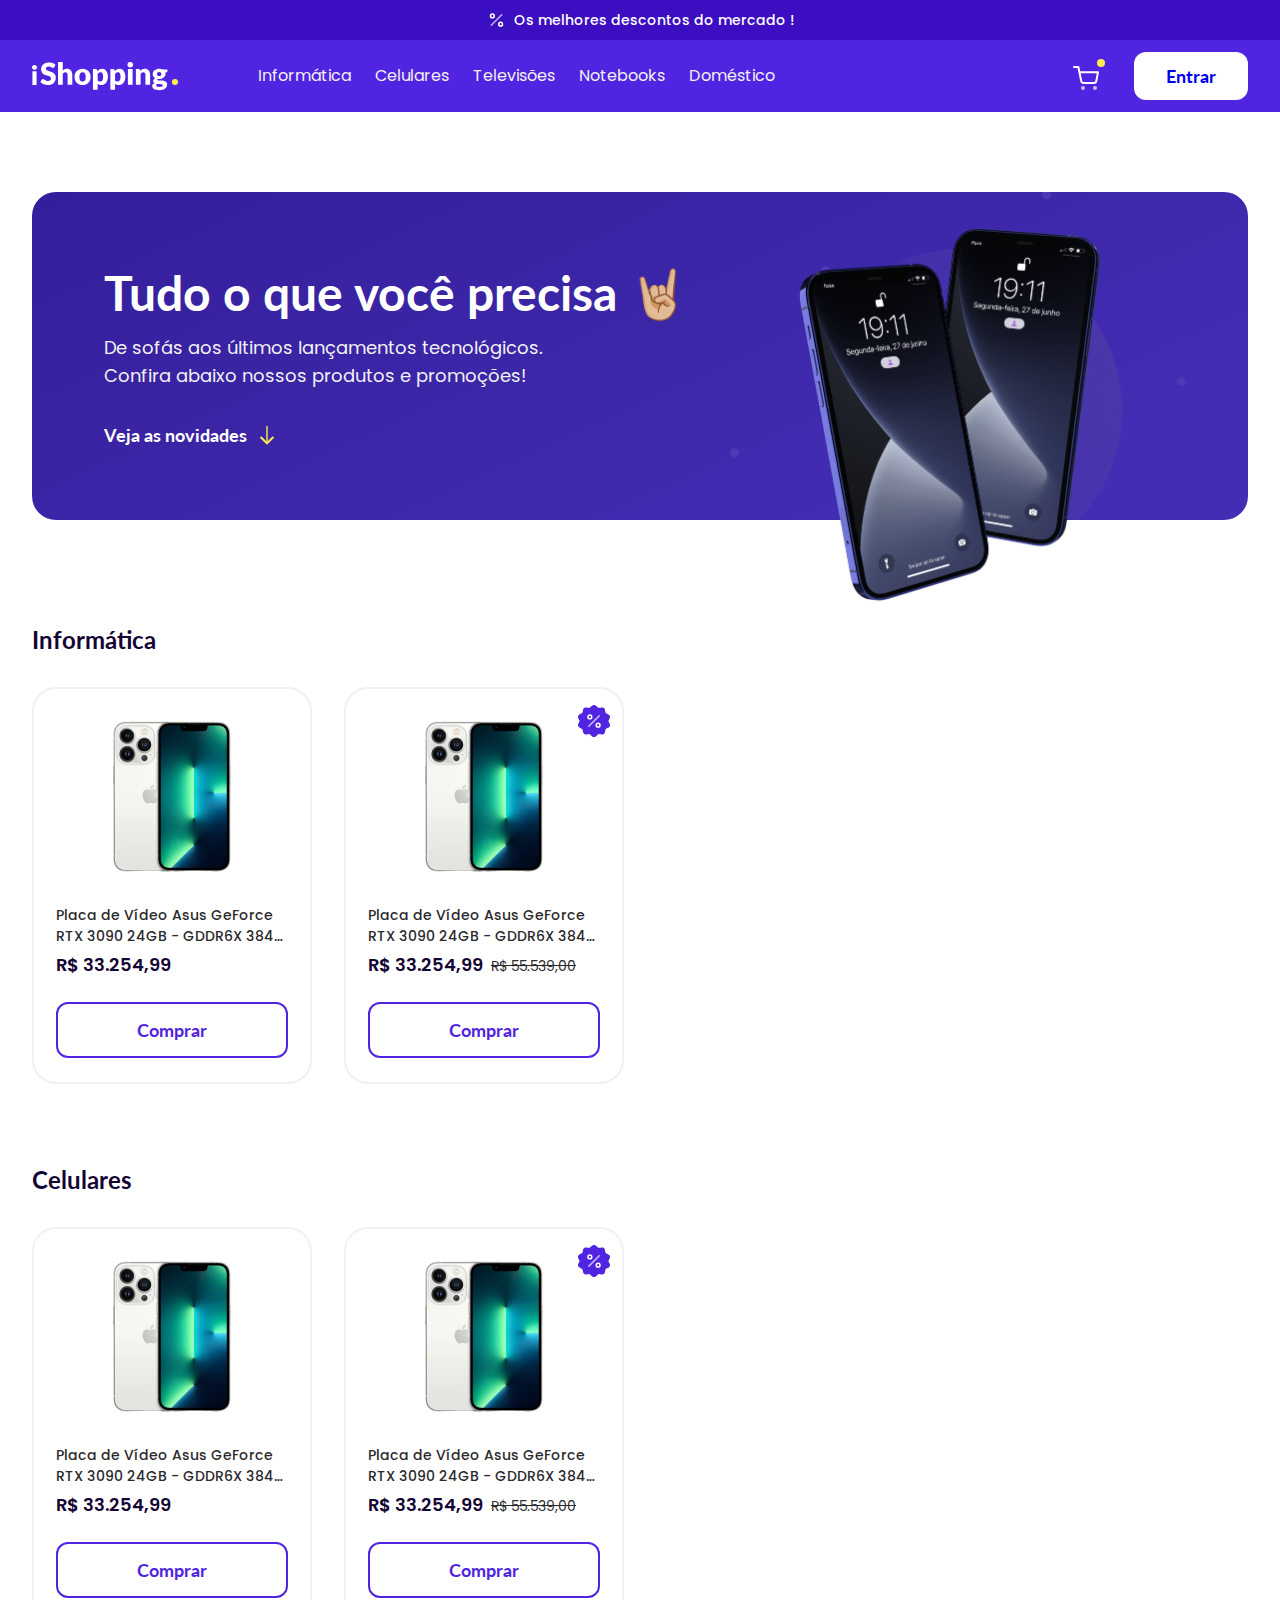
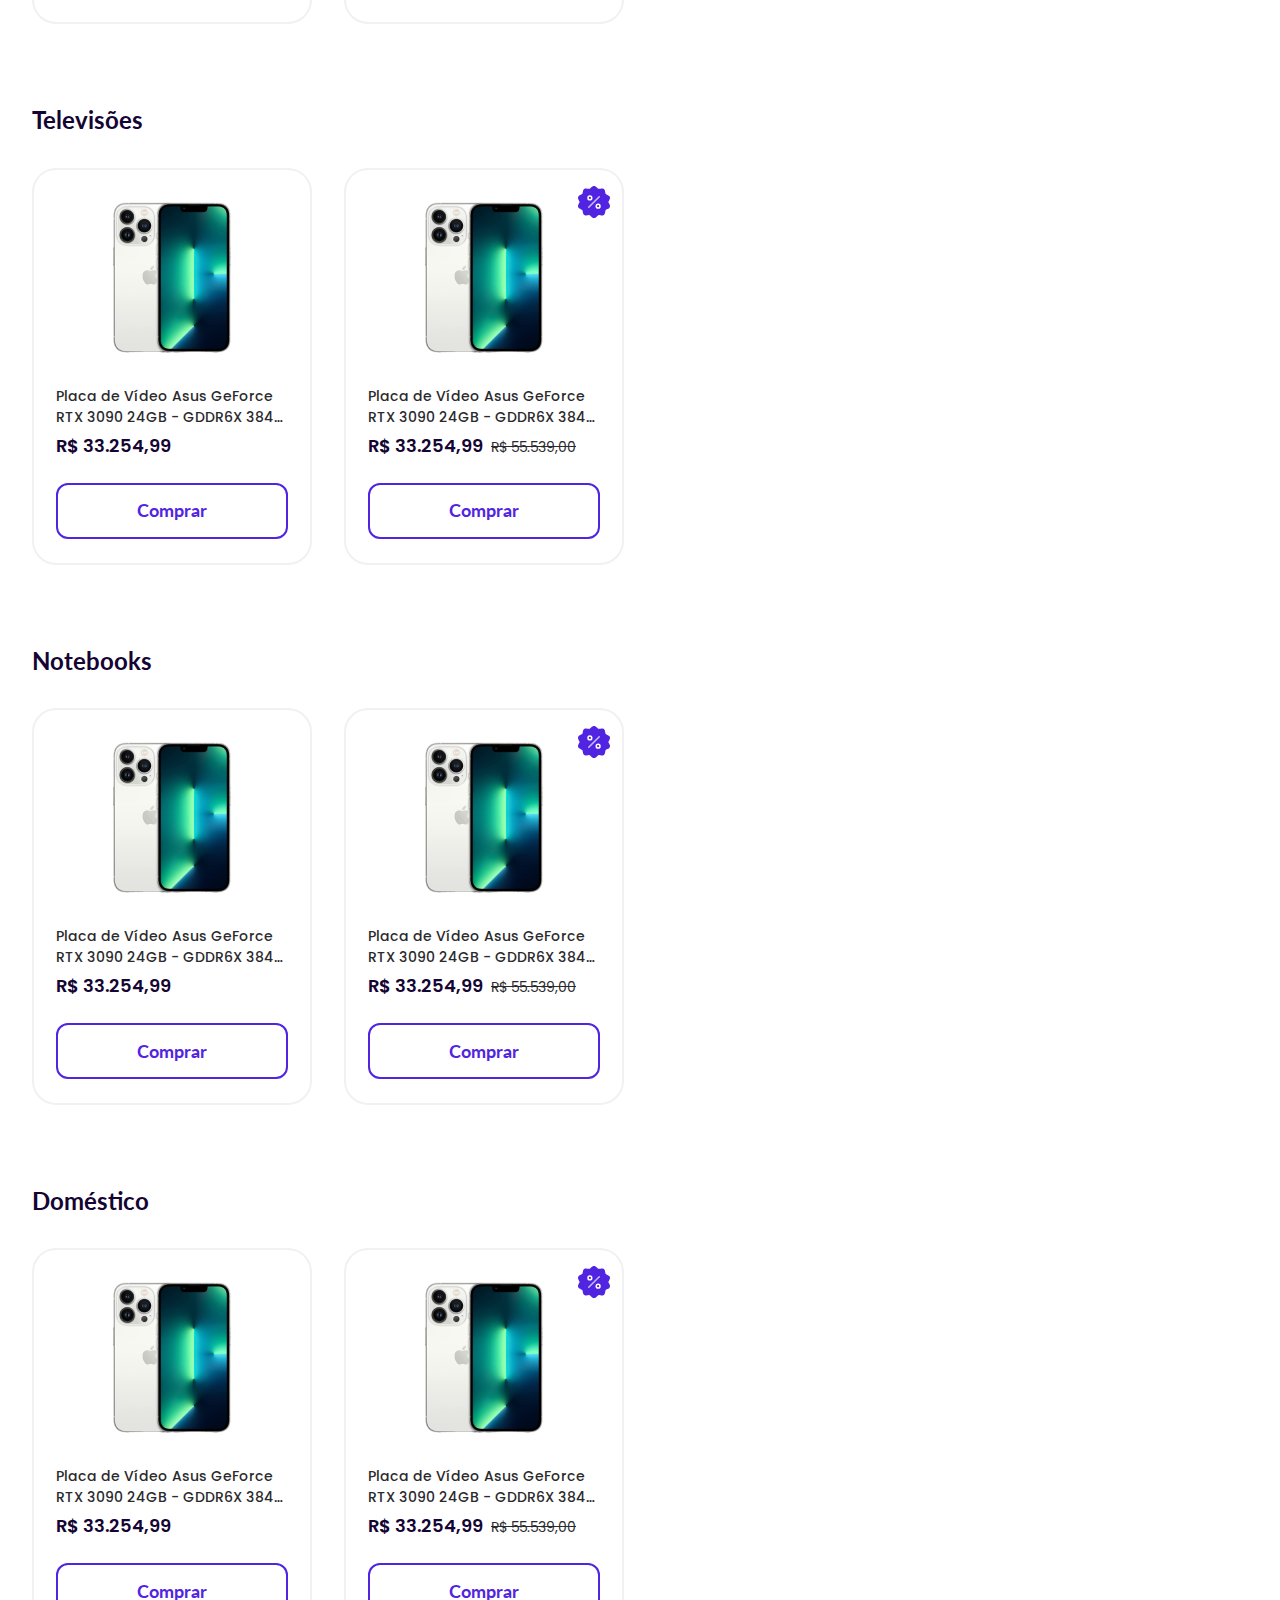
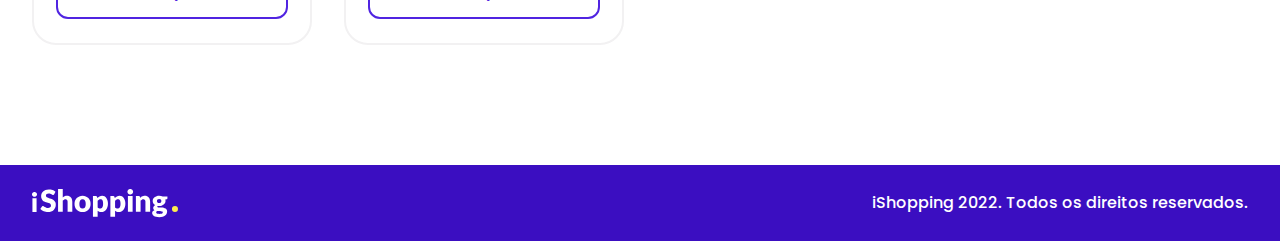
<file: index.html>
<!DOCTYPE html>
<html lang="pt-br">
<head>
  <meta charset="UTF-8">
  <meta http-equiv="X-UA-Compatible" content="IE=edge">
  <meta name="viewport" content="width=device-width, initial-scale=1.0">
  <title>iShopping</title>

  <link rel="stylesheet" href="./global.css">
  <link rel="stylesheet" href="styles.css">
</head>
<body>
  <header>
    <div class="banner container">
      <div class="content">
        <img src="./assets/percent-icon.svg" alt="icon-percent">

        <span>Os melhores descontos do mercado !</span>
      </div>
    </div>

    <!--  Tags nav container: isLogged isAdmin -->

    <div class="nav container">
      <div class="content">
        <section class="left">
          <img src="./assets/logo-white.svg" alt="iShopping">
          
          <ul>
            <li onclick="window.scrollTo(0, 400)">Informática</li>
            <li onclick="window.scrollTo(0, 950)">Celulares</li>
            <li onclick="window.scrollTo(0, 1500)">Televisões</li>
            <li onclick="window.scrollTo(0, 2050)">Notebooks</li>
            <li onclick="window.scrollTo(0, 2600)">Doméstico</li>
          </ul>
        </section>

        <section class="right">

          <!--  Tags cart: hasProducts blank -->

          <div class="cart hasProducts">
            <a href="./pages/cart/index.html">
              <img class="hasProducts" src="./assets/shopping-cart-filled-icon.svg" alt="shooping-cart">
              <img class="blank" src="./assets/shopping-cart-icon.svg" alt="shooping-cart">
            </a>
          </div>

          <div class="settings">
            <a href="./pages/admin/index.html">
              <img src="./assets/settings-icon.svg" alt="settings">
            </a>
          </div>

          <button>
            <a href="./pages/login/index.html">Entrar</a>
          </button>

          <div class="profile">
            <span id="profile">G</span>

            <div id="dropdown" class="logout-dropdown">
              <div class="logout-content">
                <div class="section">
                  <img src="./assets/logout-icon.svg" alt="logou">

                  <span>Sair</span>
                </div>
              </div>
            </div>
          </div>
        </section>
      </div>
    </div>
  </header>

  <main>
    <div class="hero-banner container">
      <div class="content">
        <h1>Tudo o que você precisa 🤘🏼</h1>
        <p>De sofás aos últimos lançamentos tecnológicos. Confira abaixo nossos produtos e promoções!</p>
        <span>
          <strong>Veja as novidades</strong>

          <img src="./assets/arrow-down-icon.svg" alt="arrow-down">
        </span>

        <img class="elements" src="./assets/elements-hero-banner.svg">
        <img class="iphone" src="./assets/iphone-mockup.png">
      </div>
    </div>
  </main>

  <article class="products">
    <div class="container">
      <div class="content">
        <section class="category">
          <h3>Informática</h3>
    
          <div class="category-products">
            <div class="product">
              <img src="./assets/product.png" alt="Product">
    
              <section class="content">
                <p>Placa de Vídeo Asus GeForce RTX 3090 24GB - GDDR6X 384 bits ROG Strix Gaming</p>
                
                <span class="price">
                  <strong>R$ 33.254,99</strong>

                  <span class="discount">
                    R$ 55.539,00
                  </span>
                </span>

                <button class="tertiary">
                  Comprar
                </button>
              </section>
            </div>

            <div class="product onSale">
              <img src="./assets/product.png" alt="Product">
    
              <section class="content">
                <p>Placa de Vídeo Asus GeForce RTX 3090 24GB - GDDR6X 384 bits ROG Strix Gaming</p>
                
                <span class="price">
                  <strong>R$ 33.254,99</strong>
                  
                  <span class="discount">
                    R$ 55.539,00
                  </span>
                </span>

                <button class="tertiary">
                  Comprar
                </button>
              </section>
            </div>
          </div>
        </section>

        <section class="category">
          <h3>Celulares</h3>
    
          <div class="category-products">
            <div class="product">
              <img src="./assets/product.png" alt="Product">
    
              <section class="content">
                <p>Placa de Vídeo Asus GeForce RTX 3090 24GB - GDDR6X 384 bits ROG Strix Gaming</p>
                
                <span class="price">
                  <strong>R$ 33.254,99</strong>

                  <span class="discount">
                    R$ 55.539,00
                  </span>
                </span>

                <button class="tertiary">
                  Comprar
                </button>
              </section>
            </div>

            <div class="product onSale">
              <img src="./assets/product.png" alt="Product">
    
              <section class="content">
                <p>Placa de Vídeo Asus GeForce RTX 3090 24GB - GDDR6X 384 bits ROG Strix Gaming</p>
                
                <span class="price">
                  <strong>R$ 33.254,99</strong>
                  
                  <span class="discount">
                    R$ 55.539,00
                  </span>
                </span>

                <button class="tertiary">
                  Comprar
                </button>
              </section>
            </div>
          </div>
        </section>

        <section class="category">
          <h3>Televisões</h3>
    
          <div class="category-products">
            <div class="product">
              <img src="./assets/product.png" alt="Product">
    
              <section class="content">
                <p>Placa de Vídeo Asus GeForce RTX 3090 24GB - GDDR6X 384 bits ROG Strix Gaming</p>
                
                <span class="price">
                  <strong>R$ 33.254,99</strong>

                  <span class="discount">
                    R$ 55.539,00
                  </span>
                </span>

                <button class="tertiary">
                  Comprar
                </button>
              </section>
            </div>

            <div class="product onSale">
              <img src="./assets/product.png" alt="Product">
    
              <section class="content">
                <p>Placa de Vídeo Asus GeForce RTX 3090 24GB - GDDR6X 384 bits ROG Strix Gaming</p>
                
                <span class="price">
                  <strong>R$ 33.254,99</strong>
                  
                  <span class="discount">
                    R$ 55.539,00
                  </span>
                </span>

                <button class="tertiary">
                  Comprar
                </button>
              </section>
            </div>
          </div>
        </section>

        <section class="category">
          <h3>Notebooks</h3>
    
          <div class="category-products">
            <div class="product">
              <img src="./assets/product.png" alt="Product">
    
              <section class="content">
                <p>Placa de Vídeo Asus GeForce RTX 3090 24GB - GDDR6X 384 bits ROG Strix Gaming</p>
                
                <span class="price">
                  <strong>R$ 33.254,99</strong>

                  <span class="discount">
                    R$ 55.539,00
                  </span>
                </span>

                <button class="tertiary">
                  Comprar
                </button>
              </section>
            </div>

            <div class="product onSale">
              <img src="./assets/product.png" alt="Product">
    
              <section class="content">
                <p>Placa de Vídeo Asus GeForce RTX 3090 24GB - GDDR6X 384 bits ROG Strix Gaming</p>
                
                <span class="price">
                  <strong>R$ 33.254,99</strong>
                  
                  <span class="discount">
                    R$ 55.539,00
                  </span>
                </span>

                <button class="tertiary">
                  Comprar
                </button>
              </section>
            </div>
          </div>
        </section>

        <section class="category">
          <h3>Doméstico</h3>
    
          <div class="category-products">
            <div class="product">
              <img src="./assets/product.png" alt="Product">
    
              <section class="content">
                <p>Placa de Vídeo Asus GeForce RTX 3090 24GB - GDDR6X 384 bits ROG Strix Gaming</p>
                
                <span class="price">
                  <strong>R$ 33.254,99</strong>

                  <span class="discount">
                    R$ 55.539,00
                  </span>
                </span>

                <button class="tertiary">
                  Comprar
                </button>
              </section>
            </div>

            <div class="product onSale">
              <img src="./assets/product.png" alt="Product">
    
              <section class="content">
                <p>Placa de Vídeo Asus GeForce RTX 3090 24GB - GDDR6X 384 bits ROG Strix Gaming</p>
                
                <span class="price">
                  <strong>R$ 33.254,99</strong>
                  
                  <span class="discount">
                    R$ 55.539,00
                  </span>
                </span>

                <button class="tertiary">
                  Comprar
                </button>
              </section>
            </div>
          </div>
        </section>
      </div>
    </div>
  </article>

  <footer>
    <div class="footer container">
      <div class="content">
        <img src="./assets/logo-white.svg" alt="iShopping">

        <p>iShopping 2022. Todos os direitos reservados.</p>
      </div>
    </div>
  </footer>

  <script src="./utils/handleProfileDropdown.js"></script>
</body>
</html>
</file>
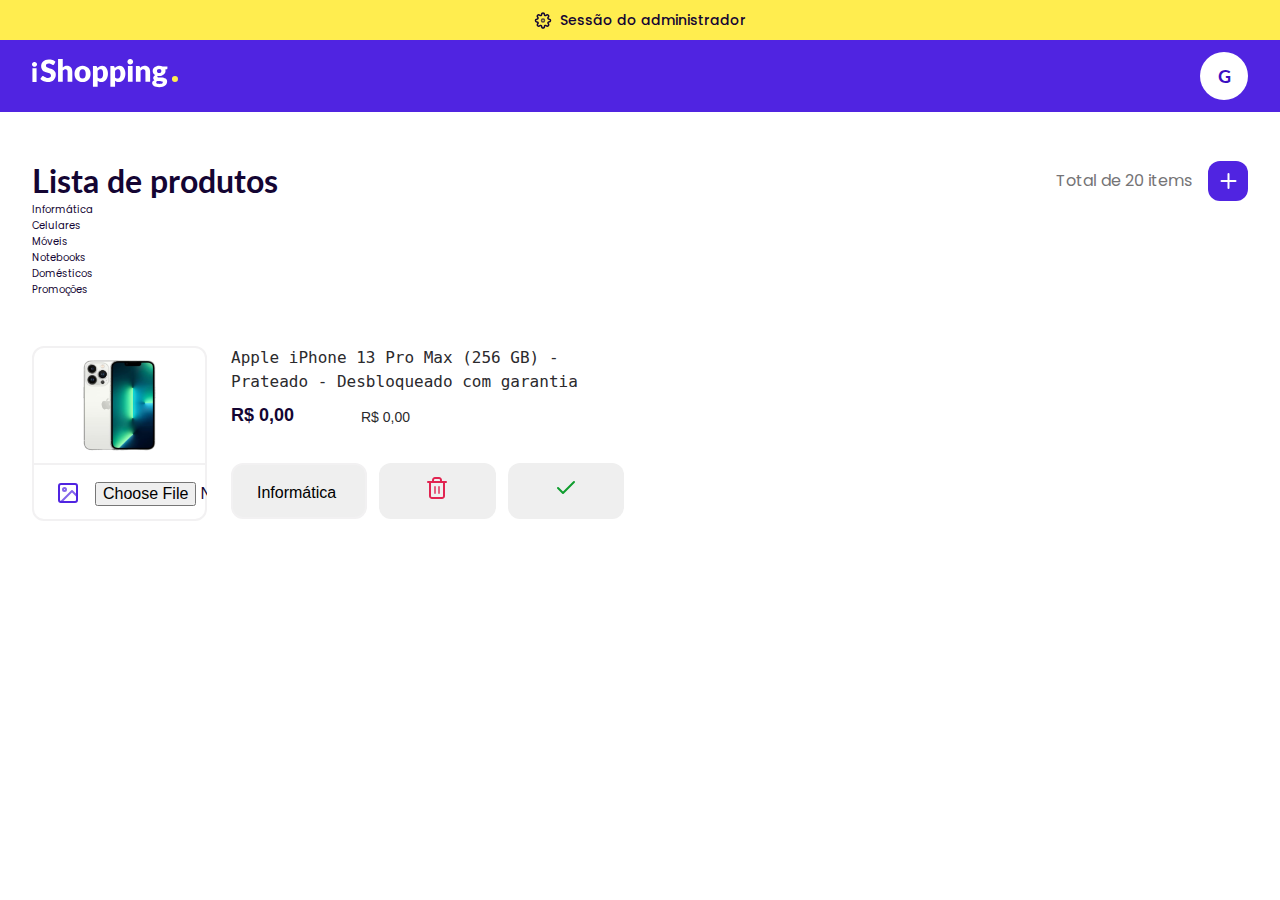
<file: pages/admin/index.html>
<!DOCTYPE html>
<html lang="pt-br">
<head>
  <meta charset="UTF-8">
  <meta http-equiv="X-UA-Compatible" content="IE=edge">
  <meta name="viewport" content="width=device-width, initial-scale=1.0">
  <title>iShopping</title>

  <link rel="stylesheet" href="../../global.css">
  <link rel="stylesheet" href="styles.css">
</head>
<body>
  <div class="container admin">
    <div class="content">
      <img src="../../assets/black-settings-icon.svg" alt="settings">
      
      <span>Sessão do administrador</span>
    </div>
  </div>

  <div class="container header">
    <div class="content">
      <a href="../../index.html">
        <img src="../../assets/logo-white.svg" alt="iShopping">
      </a>

      <div class="profile">
        <span id="profile">G</span>
      </div>
    </div>
  </div>

  <div class="container main">
    <div class="content">
      <header>
        <h2>Lista de produtos</h2>

        <section class="right">
          <span>Total de 20 items</span>

          <button id="openModal" class="primary">
            <img src="../../assets/add-icon.svg" alt="add">
          </button>
        </section>
      </header>

      <div class="filters">
        <div class="filter">
          Informática
        </div>

        <div class="filter active">
          Celulares
        </div>

        <div class="filter">
          Móveis
        </div>

        <div class="filter">
          Notebooks
        </div>

        <div class="filter">
          Domésticos
        </div>

        <div class="filter">
          Promoções
        </div>
      </div>

      <div class="products">
        <div class="product">
          <form action="#">
            <section class="image">
              <div class="image-container">
                <img src="../../assets/product.png" alt="product">
              </div>
              
              <div class="input-container">
                <input type="file" name="imageInput">
              </div>
            </section>

            <section class="content">
              <textarea class="title" name="title" placeholder="Nome do produto">Apple iPhone 13 Pro Max (256 GB) - Prateado - Desbloqueado com garantia</textarea>

              <div class="price-container">
                <input type="text" class="price" name="price" placeholder="R$ 0,00">
                <input type="text" class="discount" name="discount" placeholder="R$ 0,00">
              </div>

              <div class="options">
                <select name="category">
                  <option value="informatica">Informática</option>
                  <option value="informatica">Celulares</option>
                  <option value="informatica">Móveis</option>
                  <option value="informatica">Notebooks</option>
                  <option value="informatica">Domésticos</option>
                </select>

                <button class="delete">
                  <img src="../../assets/delete-icon.svg" alt="delete">
                </button>

                <button class="save">
                  <img src="../../assets/check-icon.svg" alt="save">
                </button>
              </div>
            </section>
          </form>
        </div>
      </div>
    </div>
  </div>

  <!--  Tags modal: off -->

  <div id="modal" class="modal off">
    <div class="modal-content">
      <h3>Adicionar produto</h3>

      <form action="#">
        <div class="content">
          <div class="input-container">
            <label for="name">Nome:</label>
            <input type="text" name="name" placeholder="Apple iPhone 13 Pro Max (256gb) - Prateado">
          </div>
  
          <div class="input-container small">
            <label for="price">Valor:</label>
            <input type="text" name="price" placeholder="R$ 0,00">
          </div>
  
          <div class="input-container small">
            <label for="category">Categoria:</label>
            <select name="category">
              <option value="informatica">Informática</option>
              <option value="informatica">Celulares</option>
              <option value="informatica">Móveis</option>
              <option value="informatica">Notebooks</option>
              <option value="informatica">Domésticos</option>
            </select>
          </div>
  
          <div class="input-container small">
            <label for="discount">Promoção (opcional):</label>
            <input type="text" name="discount" placeholder="R$ 0,00">
          </div>
  
          <div class="input-container small">
            <label for="image">Imagem</label>
            <input type="file" name="image">
          </div>
        </div>

        <div class="buttons">
          <button id="closeModal" class="secondary">Cancelar</button>

          <button id="addProduct" type="submit" class="primary">Adicionar</button>
        </div>
      </form>
    </div>
  </div>

  <script src="../../utils/handleModalProduct.js"></script>
</body>
</html>
</file>
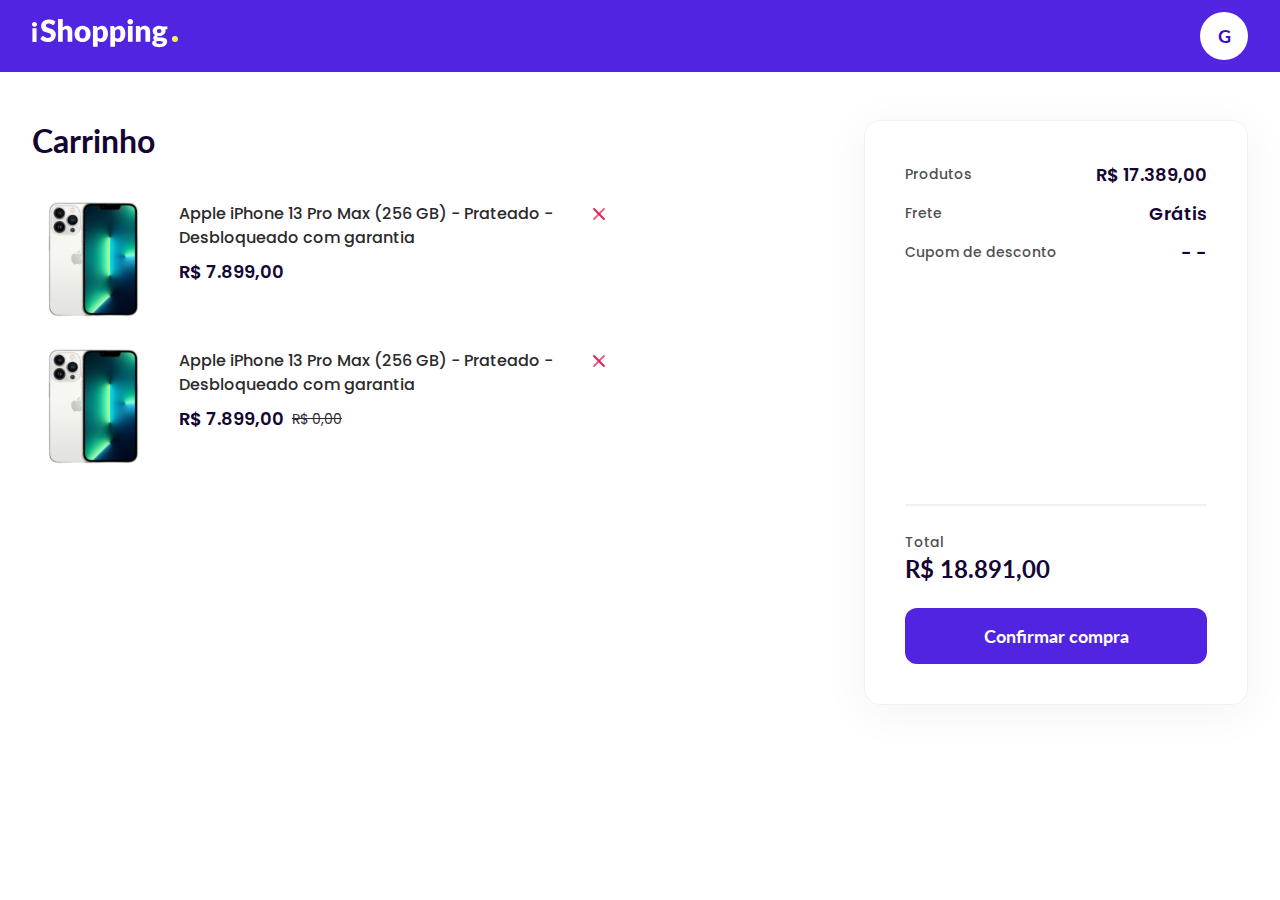
<file: pages/cart/index.html>
<!DOCTYPE html>
<html lang="pt-br">
<head>
  <meta charset="UTF-8">
  <meta http-equiv="X-UA-Compatible" content="IE=edge">
  <meta name="viewport" content="width=device-width, initial-scale=1.0">
  <title>iShopping</title>

  <link rel="stylesheet" href="../../global.css">
  <link rel="stylesheet" href="styles.css">
</head>
<body>
  <div class="container header">
    <div class="content">
      <a href="../../index.html">
        <img src="../../assets/logo-white.svg" alt="iShopping">
      </a>

      <div class="profile">
        <span id="profile">G</span>
      </div>
    </div>
  </div>
  
  <div class="container main">
    <div class="content">
      <section class="left">
        <h2>Carrinho</h2>

        <div class="products">
          <div class="product">
            <img class="product" src="../../assets/product.png" alt="product">

            <div class="product-content">
              <p>Apple iPhone 13 Pro Max (256 GB) - Prateado - Desbloqueado com garantia</p>

              <span class="price">
                <strong>R$ 7.899,00</strong>

                <span class="discount">R$ 0,00</span>
              </span>
            </div>

            <img src="../../assets/remove-icon.svg" alt="remove">
          </div>

          <div class="product onSale">
            <img class="product" src="../../assets/product.png" alt="product">

            <div class="product-content">
              <p>Apple iPhone 13 Pro Max (256 GB) - Prateado - Desbloqueado com garantia</p>

              <span class="price">
                <strong>R$ 7.899,00</strong>

                <span class="discount">R$ 0,00</span>
              </span>
            </div>

            <img src="../../assets/remove-icon.svg" alt="remove">
          </div>
        </div>
      </section>

      <section class="right">
        <div class="top">
          <div class="line">
            <span>Produtos</span>
  
            <strong>R$ 17.389,00</strong>
          </div>
  
          <div class="line">
            <span>Frete</span>
  
            <strong>Grátis</strong>
          </div>
  
          <div class="line">
            <span>Cupom de desconto</span>
  
            <strong>- -</strong>
          </div>
        </div>

        <div class="bottom">
          <div class="total">
            <span>Total</span>

            <h3>R$ 18.891,00</h3>
          </div>

          <a href="../success/index.html">
            <button class="primary">Confirmar compra</button>
          </a>
        </div>
      </section>
    </div>
  </div>

  <script src="../../utils/handleProfileDropdown.js"></script>
</body>
</html>
</file>
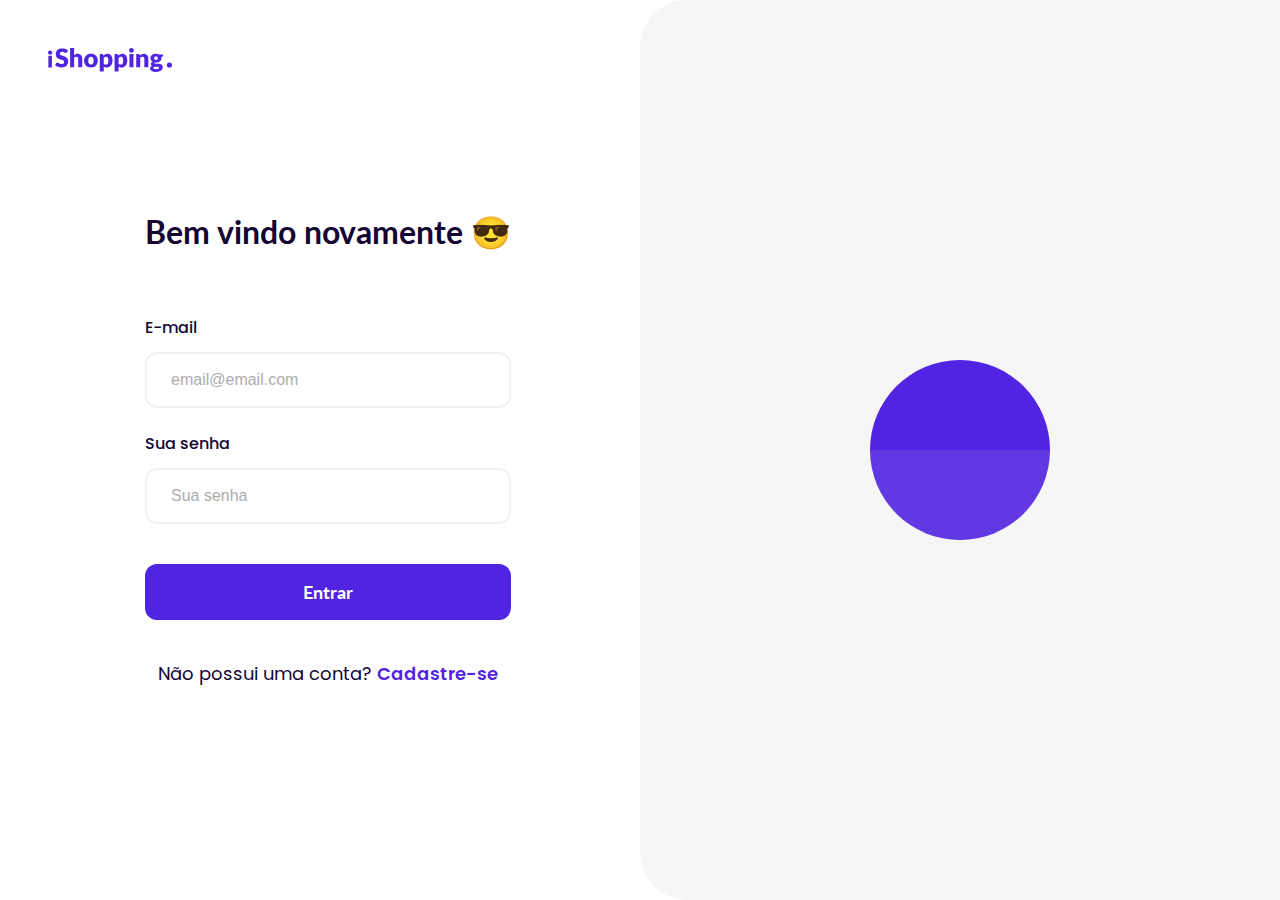
<file: pages/login/index.html>
<!DOCTYPE html>
<html lang="pt-br">
<head>
  <meta charset="UTF-8">
  <meta http-equiv="X-UA-Compatible" content="IE=edge">
  <meta name="viewport" content="width=device-width, initial-scale=1.0">
  <title>iShopping</title>

  <link rel="stylesheet" href="../../global.css">
  <link rel="stylesheet" href="styles.css">
</head>
<body>
  <main>
    <section class="left">
      <a href="../../index.html" class="logo">
        <img src="../../assets/logo.svg" alt="iShopping">
      </a>

      <div class="form">
        <form action="#">
          <h2>Bem vindo novamente 😎</h2>
  
          <div class="input-container">
            <label for="email">E-mail</label>
            <input type="text" name="email" id="email" placeholder="email@email.com">
          </div>
  
          <div class="input-container">
            <label for="password">Sua senha</label>
            <input type="password" name="password" id="password" placeholder="Sua senha">
          </div>

          <button class="primary" type="submit">Entrar</button>

          <div class="redirect">
            <span>
              Não possui uma conta? <a href="#">Cadastre-se</a>
            </span>
          </div>
        </form>
      </div>
    </section>

    <section class="right">
      <div class="circle"></div>

      <div class="blur"></div>
    </section>
  </main>
</body>
</html>
</file>
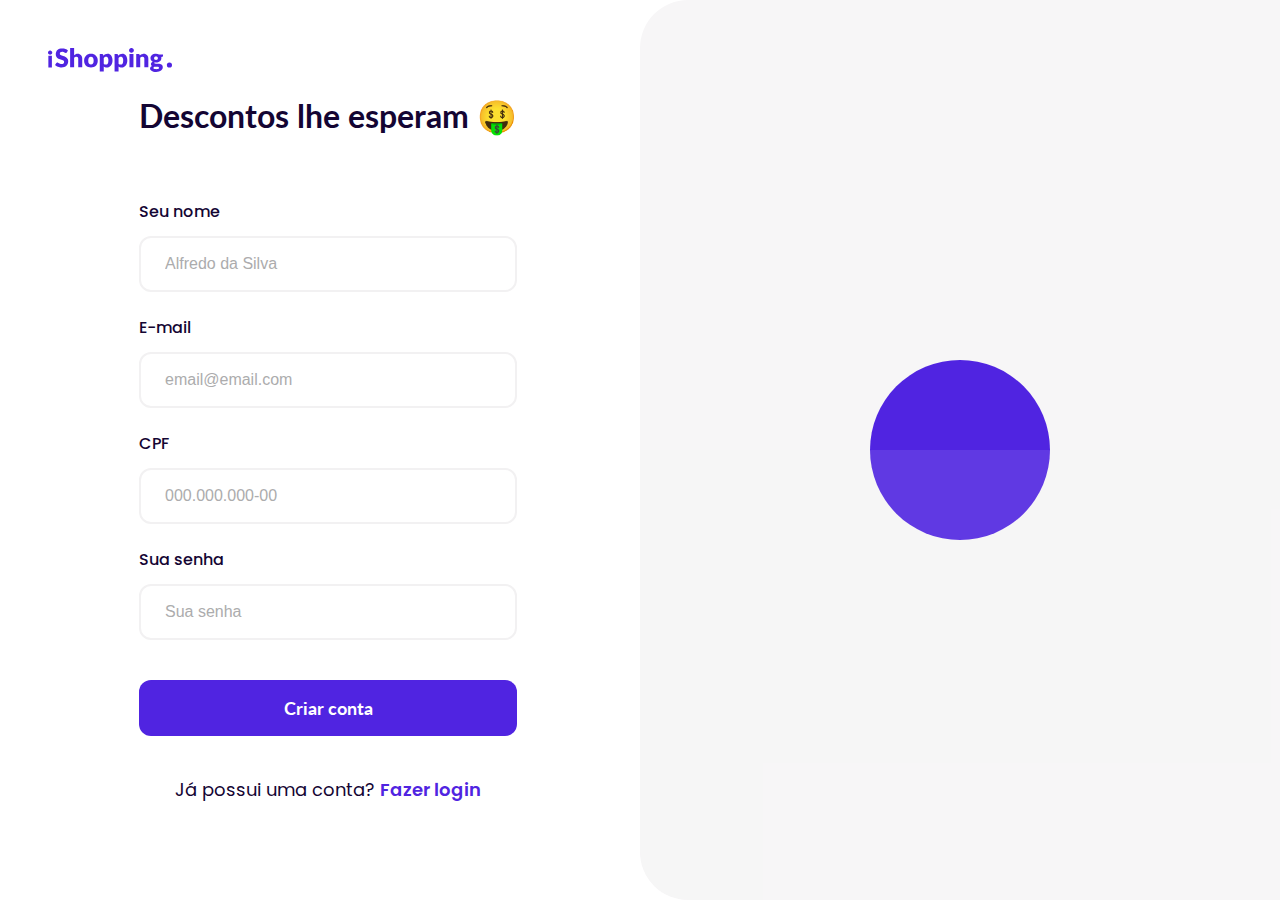
<file: pages/register/index.html>
<!DOCTYPE html>
<html lang="pt-br">
<head>
  <meta charset="UTF-8">
  <meta http-equiv="X-UA-Compatible" content="IE=edge">
  <meta name="viewport" content="width=device-width, initial-scale=1.0">
  <title>iShopping</title>

  <link rel="stylesheet" href="../../global.css">
  <link rel="stylesheet" href="styles.css">
</head>
<body>
  <main>
    <section class="left">
      <a href="../../index.html" class="logo">
        <img src="../../assets/logo.svg" alt="iShopping">
      </a>

      <div class="form">
        <form action="#">
          <h2>Descontos lhe esperam 🤑</h2>
  
          <div class="input-container">
            <label for="email">Seu nome</label>
            <input type="text" name="email" id="email" placeholder="Alfredo da Silva">
          </div>
  
          <div class="input-container">
            <label for="email">E-mail</label>
            <input type="text" name="email" id="email" placeholder="email@email.com">
          </div>
  
          <div class="input-container">
            <label for="email">CPF</label>
            <input type="text" name="email" id="email" placeholder="000.000.000-00">
          </div>
  
          <div class="input-container">
            <label for="password">Sua senha</label>
            <input type="password" name="password" id="password" placeholder="Sua senha">
          </div>

          <button class="primary" type="submit">Criar conta</button>

          <div class="redirect">
            <span>
              Já possui uma conta? <a href="../login/index.html">Fazer login</a>
            </span>
          </div>
        </form>
      </div>
    </section>

    <section class="right">
      <div class="circle"></div>

      <div class="blur"></div>
    </section>
  </main>
</body>
</html>
</file>
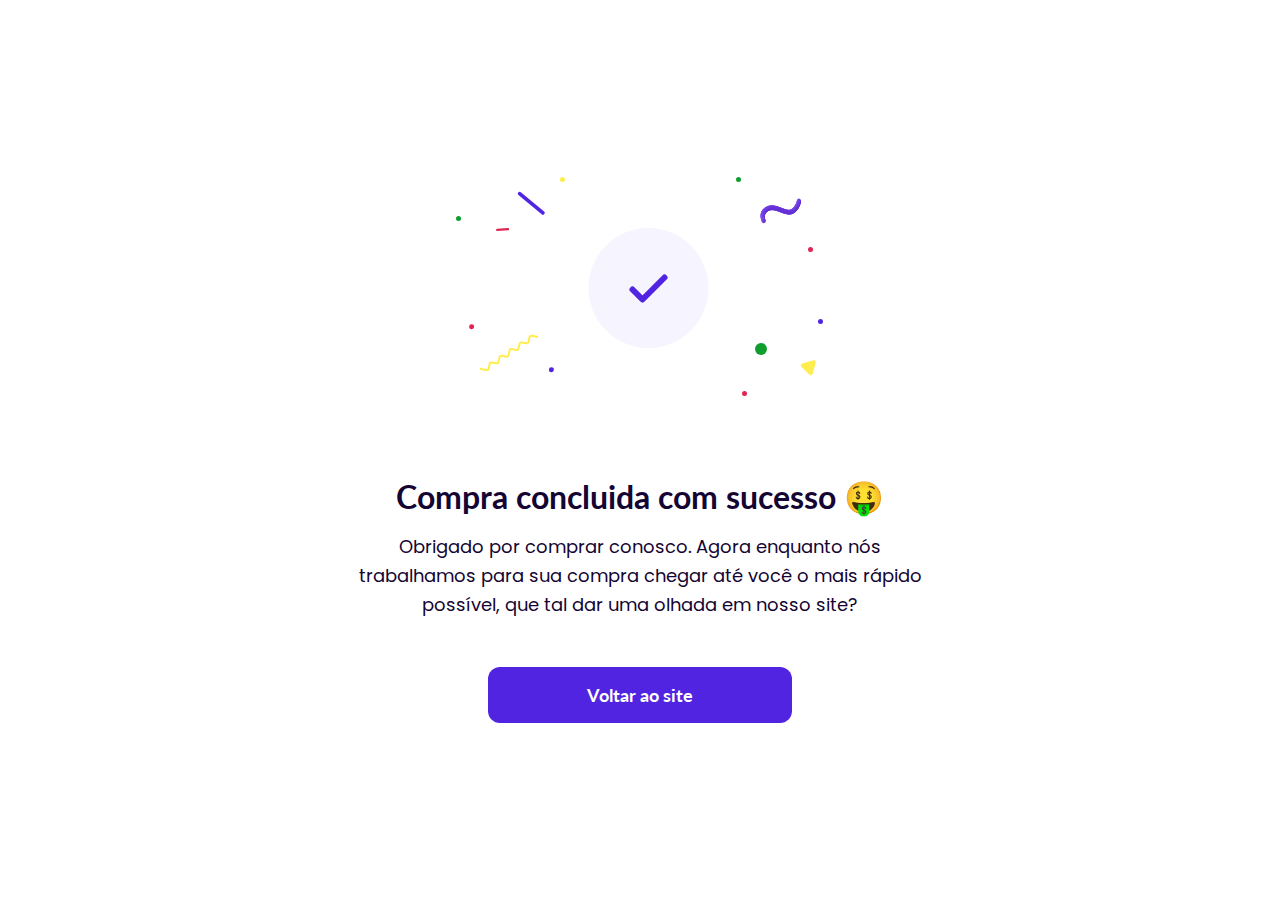
<file: pages/success/index.html>
<!DOCTYPE html>
<html lang="pt-br">
<head>
  <meta charset="UTF-8">
  <meta http-equiv="X-UA-Compatible" content="IE=edge">
  <meta name="viewport" content="width=device-width, initial-scale=1.0">
  <title>iShopping</title>

  <link rel="stylesheet" href="../../global.css">
  <link rel="stylesheet" href="styles.css">
</head>
<body>
  <main>
    <div class="success-content">
      <img src="../../assets/success-illustra.svg" alt="success">
      
      <h2>Compra concluida com sucesso 🤑</h2>
      <p>Obrigado por comprar conosco. Agora enquanto nós trabalhamos para sua compra chegar até você o mais rápido possível, que tal dar uma olhada em nosso site?</p>
      
      <a href="../../index.html">
        <button class="primary">Voltar ao site</button>
      </a>
    </div>
  </main>
</body>
</html>
</file>
<file: global.css>
@import url('https://fonts.googleapis.com/css2?family=Lato:wght@700&family=Poppins:wght@400;500;600&display=swap');

* {
  margin: 0;
  padding: 0;
  box-sizing: border-box;
  outline: 0;
  list-style: none;
  text-decoration: none;
}

html {
  font-size: 62.5%;
  scroll-behavior: smooth;
  
  --primary-regular: #5024E1;
  --primary-dark: #3B0EC1;
  --primary-ghost: #F6F4FE;

  --auxiliar-yellow: #FFED4F;
  --auxiliar-red: #E12451;
  --auxiliar-green: #0F9D2E;

  --grayscale-white: #ffffff;
  --grayscale-g900: #F2F1F2;
  --grayscale-g800: #ACACAD;
  --grayscale-g500: #757476;
  --grayscale-g300: #504F51;
  --grayscale-g100: #2B2A2D;
  --grayscale-black: #140533;

  --gradient-background: linear-gradient(155.42deg, #341D99 -4.63%, #422EB4 84.89%);
}

h1 {
  font-family: 'Lato', sans-serif;
  font-size: 4.8rem;
  line-height: 120%;
  font-weight: bold;
}

h2 {
  font-family: 'Lato', sans-serif;
  font-size: 3.2rem;
  line-height: 130%;
  font-weight: bold;
}

h3 {
  font-family: 'Lato', sans-serif;
  font-size: 2.4rem;
  line-height: 130%;
  font-weight: bold;
}

body {
  font-family: 'Poppins', sans-serif;
  color: var(--grayscale-black);
}

button {
  width: 100%;
  height: 56px;
  border-radius: 12px;
  border: 0;

  font-family: 'Lato', sans-serif;
  font-weight: 700;
  font-size: 1.8rem;
  line-height: 135%;

  transition: background 0.5s;
  cursor: pointer;
}

button.primary {
  background-color: var(--primary-regular);
  color: var(--grayscale-white);
}

button.primary:hover {
  background-color: var(--primary-dark);
}

button.secondary {
  background-color: var(--grayscale-g900);
  color: var(--grayscale-black);
}

button.secondary:hover {
  background-color: var(--grayscale-g800);
}

button.tertiary {
  background-color: var(--grayscale-white);
  color: var(--primary-regular);
  border: 2px solid var(--primary-regular);
}

button.tertiary:hover {
  background-color: var(--primary-regular);
  color: var(--grayscale-white);
}

div.input-container {
  display: flex;
  flex-direction: column;
  width: 100%;
}

div.input-container label {
  font-weight: 500;
  font-size: 1.6rem;
  line-height: 150%;
  color: var(--grayscale-black);

  margin-bottom: 12px;
}

div.input-container input {
  width: 100%;
  height: 56px;
  padding: 17px 24px;
  border: 2px solid var(--grayscale-g900);
  border-radius: 12px;

  font-weight: 400;
  font-size: 1.6rem;
  line-height: 135%;

  transition: border 0.5s;
}

div.input-container input:hover {
  border: 2px solid var(--primary-regular);
}

div.input-container input::placeholder {
  color: var(--grayscale-g800);
}

div.input-container input[type=file] {
  width: 175px;
  padding-left: 63px;
  background-image: url(./assets/image-icon.svg);
  background-repeat: no-repeat;
  background-position: 24px 16px;
  cursor: pointer;
}

select {
  width: 257px;
  height: 56px;
  border: 2px solid var(--grayscale-g900);
  border-radius: 12px;
  -webkit-appearance: none;
  -moz-appearance: none;
  appearance: none;
  padding: 17px 24px;

  font-weight: 400;
  font-size: 1.6rem;
  line-height: 135%;

  background-image: url(./assets/select-icon.svg);
  background-repeat: no-repeat;
  background-position: 222px 21px;

  transition: border 0.5s;
  cursor: pointer;
}

select:hover {
  border: 2px solid var(--primary-regular);
}

div.container {
  width: 100%;
  display: flex;
  justify-content: center;
  align-items: center;
}

div.content {
  width: 100%;
  max-width: 1216px;
}
</file>
<file: styles.css>
/* HEADER */

header {
  width: 100%;
  position: fixed;
  z-index: 100;
}

header .banner {
  height: 40px;
  background-color: var(--primary-dark);
}

header .banner .content {
  display: flex;
  align-items: center;
  justify-content: center;

  font-weight: 500;
  font-size: 1.4rem;
  line-height: 150%;
  color: var(--grayscale-white);
}

header .banner .content img {
  margin-right: 8px;
}

header .nav {
  height: 72px;
  background-color: var(--primary-regular);
}

header .nav .content {
  display: flex;
  justify-content: space-between;
  align-items: center;
}

header .nav .content section {
  display: flex;
  align-items: center;
}

header .nav .content section.left ul {
  margin-left: 80px;
  display: flex;
}

header .nav .content section.left ul li {
  font-weight: medium;
  font-size: 1.6rem;
  line-height: 150%;
  color: var(--grayscale-g900);
  
  cursor: pointer;
}

header .nav .content section.left ul li + li {
  margin-left: 24px;
}

header .nav .content section.right .hasProducts img.blank {
  display: none;
}

header .nav .content section.right .blank img.hasProducts {
  display: none;
}

header .nav.isAdmin .content section.right .cart {
  display: none;
}

header .nav .content section.right img {
  position: relative;
  margin-right: 24px;
  margin-bottom: -8px;
  cursor: pointer;
}

header .nav.isLogged .content section.right .login {
  display: none;
}

header .nav .content .right .settings {
  display: none;
}

header .nav.isLogged.isAdmin .content .right .settings {
  display: block;
}

header .nav .content section.right .profile {
  display: none;
  cursor: pointer;
}

header .nav.isLogged .content section.right .profile {
  display: block;
  position: relative;
  width: 48px;
  height: 48px;
  background-color: var(--grayscale-white);
  border-radius: 24px;

  font-family: 'Lato', sans-serif;
  font-weight: bold;
  font-size: 1.8rem;
  line-height: 135%;

  color: var(--primary-dark);
}

header .nav .content section.right .profile .logout-dropdown {
  display: none;
}

header .nav.isLogged .content section.right .profile > span {
  width: 48px;
  height: 48px;

  display: flex;
  justify-content: center;
  align-items: center;
}

header .nav.isLogged .content section.right .profile .logout-dropdown {
  position: absolute;
  right: -8px;
  top: 68px;
}

header .nav.isLogged .profile .logout-dropdown .logout-content .section {
  position: relative;
  background-color: var(--grayscale-white);
  border: 2px solid var(--grayscale-g900);
  border-radius: 12px;
  padding: 20px;

  display: flex;
  align-items: center;
  gap: 8px;
}

header .nav.isLogged .profile .logout-dropdown .logout-content img {
  margin: 0;
}

header .nav.isLogged .profile .logout-dropdown .logout-content #logout {
  font-weight: 500;
  font-size: 1.6rem;
  line-height: 150%;
  color: var(--grayscale-black);
  width: auto;
  height: auto;
}

header .nav .content section.right button {
  background-color: var(--grayscale-white);
  width: 114px;
  height: 48px;
  color: var(--primary-dark);
}

header .nav .content section.right button:hover {
  background-color: var(--grayscale-g900);
}

/* HERO BANNER */

main .hero-banner .content {
  margin-top: calc(72px + 80px + 40px);
  background: var(--gradient-background);
  height: 328px;
  border-radius: 24px;
  padding: 72px;
  position: relative;
}

main .hero-banner .content h1 {
  color: var(--grayscale-white);
  margin-bottom: 12px;
}

main .hero-banner .content p {
  font-weight: 400;
  font-size: 1.8rem;
  line-height: 160%;
  color: var(--grayscale-g900);
  width: 456px;
  margin-bottom: 32px;
}

main .hero-banner .content span {
  display: flex;
  align-items: center;
}

main .hero-banner .content span strong {
  margin-right: 8px;
  font-family: 'Lato', sans-serif;
  font-weight: 700;
  font-size: 1.8rem;
  line-height: 135%;
  color: var(--grayscale-white);
}

main .hero-banner .content .elements {
  position: absolute;
  top: 0;
  right: 61px;
}

main .hero-banner .content .iphone {
  position: absolute;
  top: 25px;
  right: 142px;
  width: 322px;
  height: 390px;
}

.products {
  margin-top: 104px;
}

.products .category + .category {
  margin-top: 80px;
}

.products .category h3 {
  margin-bottom: 32px;
}

.products .category .category-products {
  display: flex;
  flex-direction: row;
  align-items: center;
  flex-wrap: wrap;
  gap: 32px;
}

.products .category .category-products .product {
  display: flex;
  flex-direction: column;
  align-items: center;

  width: 280px;
  padding: 32px 24px 24px 24px;
  background-color: var(--grayscale-white);
  border: 2px solid var(--grayscale-g900);
  border-radius: 24px;
}

.products .category .category-products .product.onSale {
  background-image: url(./assets/sale-icon.svg);
  background-repeat: no-repeat;
  background-position: 232px 16px;
}

.products .category .category-products .product img {
  width: 162px;
  height: 152px;
  margin-bottom: 32px;
}

.products .category .category-products .product .content p {
  font-weight: 500;
  font-size: 1.4rem;
  line-height: 150%;
  color: var(--grayscale-g100);

  -webkit-box-orient: vertical;
  -webkit-line-clamp: 2;
  display: -webkit-box;
  overflow: hidden;
  width: 232px;
}

.products .category .category-products .product .content .price {
  margin-top: 4px;
  display: flex;
  align-items: flex-end;
  margin-bottom: 24px;
}

.products .category .category-products .product .content .price strong {
  font-weight: 600;
  font-size: 1.8rem;
  line-height: 150%;
}

.products .category .category-products .product .content .price .discount {
  font-weight: 400;
  font-size: 1.4rem;
  line-height: 150%;
  text-decoration-line: line-through;
  height: 22px;
  color: var(--grayscale-g100);
  margin-left: 8px;

  display: none;
}

.products .category .category-products .product.onSale .content .price .discount {
  display: block;
}

.footer {
  margin-top: 120px;
  background-color: var(--primary-dark);
  height: 76px;
}

.footer .content {
  display: flex;
  justify-content: space-between;
  align-items: center;
}

.footer .content p {
  font-weight: 500;
  font-size: 1.6rem;
  line-height: 150%;
  color: var(--grayscale-white);
}
</file>
<file: pages/admin/styles.css>
.admin {
  height: 40px;
  background-color: var(--auxiliar-yellow);
}

.admin .content {
  display: flex;
  justify-content: center;
  align-items: center;
  gap: 8px;
}

.admin .content span {
  font-weight: 500;
  font-size: 1.4rem;
  line-height: 150%;
}

.header {
  background-color: var(--primary-regular);
  height: 72px;
}

.header .content {
  display: flex;
  align-items: center;
  justify-content: space-between;
}

.header .content .profile {
  width: 48px;
  height: 48px;
  background-color: var(--grayscale-white);
  border-radius: 24px;

  font-family: 'Lato', sans-serif;
  font-weight: bold;
  font-size: 1.8rem;
  line-height: 135%;

  color: var(--primary-dark);

  display: flex;
  align-items: center;
  justify-content: center;
}

.main {
  margin-top: 48px;
}

.main header {
  display: flex;
  justify-content: space-between;
  align-items: center;
}

.main header .right {
  display: flex;
  align-items: center;
  gap: 16px;
}

.main header .right span {
  font-weight: 400;
  font-size: 1.6rem;
  line-height: 135%;
  color: var(--grayscale-g500);
}

.main header .right button {
  width: 40px;
  height: 40px;
  display: flex;
  align-items: center;
  justify-content: center;
}

.main .filters form {
  display: flex;
  justify-content: space-between;
  align-items: center;
  margin-top: 24px;
}

.main .filters .filter button {
  width: 176px;
  height: 56px;
  background: var(--primary-ghost);
  border-radius: 12px;
  cursor: pointer;

  display: flex;
  justify-content: center;
  align-items: center;

  font-weight: 400;
  font-size: 1.6rem;
  line-height: 150%;

  transition: background 0.5s;
}

.main .filters .filter.active button {
  background-color: var(--primary-regular);
  color: var(--grayscale-white);
}

.main .filters .filter.active:hover button {
  background-color: var(--primary-dark);
}

.main .products {
  margin-top: 48px;
  display: flex;
  flex-direction: row;
  align-items: center;
  flex-wrap: wrap;
  gap: 32px;
}

.main .products .product {
  width: 100%;
  max-width: 592px;
}

.main .products .product form {
  display: flex;
}

.main .products .product .image {
  border: 2px solid var(--grayscale-g900);
  border-radius: 12px;
  width: 175px;
}

.main .products .product .image .image-container {
  padding: 12px 0;

  display: flex;
  justify-content: center;
  align-items: center;
}

.main .products .product .image .image-container img {
  width: 99px;
  height: 91px;
}

.main .products .product .image .input-container input {
  border: 0;
  border-top: 2px solid var(--grayscale-g900);
  border-radius: 0;
  height: 56px;
  margin-left: -2px;
}

.main .products .product .content {
  display: flex;
  flex-direction: column;
  margin-left: 24px;
  width: 100%;
}

.main .products .product .content input, textarea {
  border: 0;
  background: none;
  resize: none;
}

.main .products .product .content .title {
  height: 48px;
  margin-bottom: 8px;
}

.main .products .product .content .title, .title::placeholder {
  font-weight: 500;
  font-size: 1.6rem;
  line-height: 150%;
  color: var(--grayscale-g100);
}

.main .products .product .content .price-container {
  display: flex;
  align-items: flex-end;
}

.main .products .product .content .price-container input {
  width: 100%;
  max-width: 130px;
}

.main .products .product .content .price-container .price, .price::placeholder {
  font-weight: 600;
  font-size: 1.8rem;
  line-height: 150%;
  color: var(--grayscale-black);
}

.main .products .product .content .price-container .discount {
  height: 24px;
}

.main .products .product .content .price-container .discount, .discount::placeholder {
  font-weight: 500;
  font-size: 1.4rem;
  line-height: 150%;
  color: var(--grayscale-g100);
}

.main .products .product .options {
  margin-top: 34px;
  display: flex;
  gap: 12px;
}

.main .products .product .options .option {
  width: 56px;
  height: 56px;
  border-radius: 12px;
  border: 2px solid var(--grayscale-g900);
  background: var(--grayscale-white);

  display: flex;
  justify-content: center;
  align-items: center;
}

.modal {
  position: absolute;
  bottom: 0;
  left: 0;
  width: 100%;
  height: calc(100vh - 112px);
  background-color: rgba(20, 5, 51, 0.2);

  display: flex;
  align-items: center;
  justify-content: center;
}

.modal.off {
  display: none;
}

.modal .modal-content {
  background: var(--grayscale-white);
  padding: 40px;
  border-radius: 24px;
  width: 100%;
  max-width: 800px;
}

.modal .modal-content .content {
  display: flex;
  flex-direction: row;
  align-items: center;
  flex-wrap: wrap;
  gap: 32px;
  margin-top: 56px;
}

.modal .modal-content .content .small {
  max-width: 344px;
}

.modal .modal-content .content .small select {
  width: 344px;
  background-position: 309px 21px;
}

.modal .modal-content .content input[type=file] {
  width: 344px;
} 

.modal .modal-content .buttons {
  display: flex;
  justify-content: flex-end;
  gap: 24px;
  margin-top: 64px;
}

.modal .modal-content .buttons button {
  max-width: 205px;
}
</file>
<file: pages/cart/styles.css>
.header {
  background-color: var(--primary-regular);
  height: 72px;
}

.header .content {
  display: flex;
  align-items: center;
  justify-content: space-between;
}

.header .content .profile {
  width: 48px;
  height: 48px;
  background-color: var(--grayscale-white);
  border-radius: 24px;

  font-family: 'Lato', sans-serif;
  font-weight: bold;
  font-size: 1.8rem;
  line-height: 135%;

  color: var(--primary-dark);

  display: flex;
  align-items: center;
  justify-content: center;
}

.main .content {
  display: flex;
  width: 100%;
  margin-top: 48px;
}

.main .content .left {
  display: flex;
  flex: 1;
  flex-direction: column;
}

.main .content .left .products {
  margin-top: 40px;
  width: 100%;
  max-width: 579px;
}

.main .content .left .products .product {
  display: flex;
  align-items: flex-start;
}

.main .content .left .products .product + .product {
  margin-top: 32px;
}

.main .content .left .products .product img.product {
  width: 123px;
  height: 115px;
  margin-right: 24px;
}

.main .content .left .products .product .product-content p {
  font-weight: 500;
  font-size: 1.6rem;
  line-height: 150%;
  color: var(--grayscale-g100);
  margin-right: 16px;

  -webkit-box-orient: vertical;
  -webkit-line-clamp: 2;
  display: -webkit-box;
  overflow: hidden;
  width: 392px;
}

.main .content .left .products .product .product-content .price {
  display: flex;
  align-items: flex-end;
  margin-top: 8px;
}

.main .content .left .products .product .product-content .price strong {
  font-weight: 600;
  font-size: 1.8rem;
  line-height: 150%;
}

.main .content .left .products .product .product-content .price .discount {
  display: none;
}

.main .content .left .products .product.onSale .product-content .price .discount {
  display: block;
  margin-left: 8px;
  font-weight: 400;
  font-size: 1.4rem;
  line-height: 150%;
  text-decoration-line: line-through;
  height: 23px;
  color: var(--grayscale-g100);
}

.main .content .right {
  width: 384px;
  height: 585px;

  border: 1px solid #F2F1F2;
  box-shadow: 0px 8px 48px rgba(20, 5, 51, 0.05);
  border-radius: 16px;
  padding: 40px;

  display: flex;
  flex-direction: column;
}

.main .content .right .top {
  display: flex;
  flex: 1;
  flex-direction: column;
}

.main .content .right .top .line {
  display: flex;
  align-items: center;
  justify-content: space-between;
}

.main .content .right .top .line + .line {
  margin-top: 12px;
}

.main .content .right .top .line span {
  font-weight: 500;
  font-size: 1.4rem;
  line-height: 150%;
  color: var(--grayscale-g300);
}

.main .content .right .top .line strong {
  font-weight: 600;
  font-size: 1.8rem;
  line-height: 150%;
}

.main .content .right .bottom {
  width: 100%;
  height: 160px;

  display: flex;
  flex-direction: column;
  justify-content: flex-end;

  border-top: 2px solid #F2F1F2;
}

.main .content .right .bottom .total {
  display: flex;
  flex-direction: column;
  margin-bottom: 24px;
}

.main .content .right .bottom .total span {
  font-weight: 500;
  font-size: 1.4rem;
  line-height: 150%;
  color: var(--grayscale-g300);
}
</file>
<file: pages/login/styles.css>
main {
  width: 100%;
  max-width: 100vw;
  height: 100vh;

  display: flex;
  align-items: center;
}

main section {
  width: 50%;
  height: 100%;
}

main .left {
  position: relative;
  display: flex;
  justify-content: flex-end;
}

main .left .logo {
  position: absolute;
  top: 48px;
  left: 48px;
}

main .left .form {
  width: 100%;
  max-width: 624px;

  display: flex;
  justify-content: center;
  align-items: center;
}

main .left .form form h2 {
  margin-bottom: 64px;
}

main .left .form form .input-container + .input-container {
  margin-top: 24px;
}

main .left .form form button {
  margin-top: 40px;
}

main .left .form form .redirect {
  width: 100%;
  display: flex;
  justify-content: center;
  margin-top: 40px;
}

main .left .form form .redirect span {
  font-size: 1.8rem;
  line-height: 160%;
}

main .left .form form .redirect span a {
  font-weight: 600;
  color: var(--primary-regular);
}

main .right {
  background-color: #F7F6F7;
  border-radius: 48px 0 0 48px;

  display: flex;
  justify-content: center;
  align-items: center;

  position: relative;
}

main .right .circle {
  width: 180px;
  height: 180px;
  background-color: var(--primary-regular);
  border-radius: 50%;
  animation: animateCircle 5s infinite ease-in-out;
}

main .right .blur {
  position: absolute;
  width: 50vw;
  height: 50vh;
  left: 0;
  bottom: 0;
  
  background: rgba(247, 246, 247, 0.1);
  -webkit-backdrop-filter: blur(20px);
  border-radius: 0px 0px 0px 48px;
}

@keyframes animateCircle {
  0% {
    transform: translateY(0px);
  } 50% {
    transform: translateY(20px);
  } 100% {
    transform: translateY(0px);
  }
}
</file>
<file: pages/register/styles.css>
main {
  width: 100%;
  max-width: 100vw;
  height: 100vh;

  display: flex;
  align-items: center;
}

main section {
  width: 50%;
  height: 100%;
}

main .left {
  position: relative;
  display: flex;
  justify-content: flex-end;
}

main .left .logo {
  position: absolute;
  top: 48px;
  left: 48px;
}

main .left .form {
  width: 100%;
  max-width: 624px;

  display: flex;
  justify-content: center;
  align-items: center;
}

main .left .form form h2 {
  margin-bottom: 64px;
}

main .left .form form .input-container + .input-container {
  margin-top: 24px;
}

main .left .form form button {
  margin-top: 40px;
}

main .left .form form .redirect {
  width: 100%;
  display: flex;
  justify-content: center;
  margin-top: 40px;
}

main .left .form form .redirect span {
  font-size: 1.8rem;
  line-height: 160%;
}

main .left .form form .redirect span a {
  font-weight: 600;
  color: var(--primary-regular);
}

main .right {
  background-color: #F7F6F7;
  border-radius: 48px 0 0 48px;

  display: flex;
  justify-content: center;
  align-items: center;

  position: relative;
}

main .right .circle {
  width: 180px;
  height: 180px;
  background-color: var(--primary-regular);
  border-radius: 50%;
  animation: animateCircle 5s infinite ease-in-out;
}

main .right .blur {
  position: absolute;
  width: 50vw;
  height: 50vh;
  left: 0;
  bottom: 0;
  
  background: rgba(247, 246, 247, 0.1);
  -webkit-backdrop-filter: blur(20px);
  border-radius: 0px 0px 0px 48px;
}

@keyframes animateCircle {
  0% {
    transform: translateY(0px);
  } 50% {
    transform: translateY(20px);
  } 100% {
    transform: translateY(0px);
  }
}
</file>
<file: pages/success/styles.css>
main {
  width: 100vw;
  height: 100vh;

  display: flex;
  justify-content: center;
  align-items: center;
}

main .success-content {
  width: 100%;
  max-width: 585px;
  display: flex;
  flex-direction: column;
  align-items: center;
}

main .success-content img {
  margin-bottom: 80px;
}

main .success-content p {
  margin-top: 16px;
  font-weight: 400;
  font-size: 1.8rem;
  line-height: 160%;
  text-align: center;
}

main .success-content button {
  margin-top: 48px;
  width: 304px;
}
</file>
